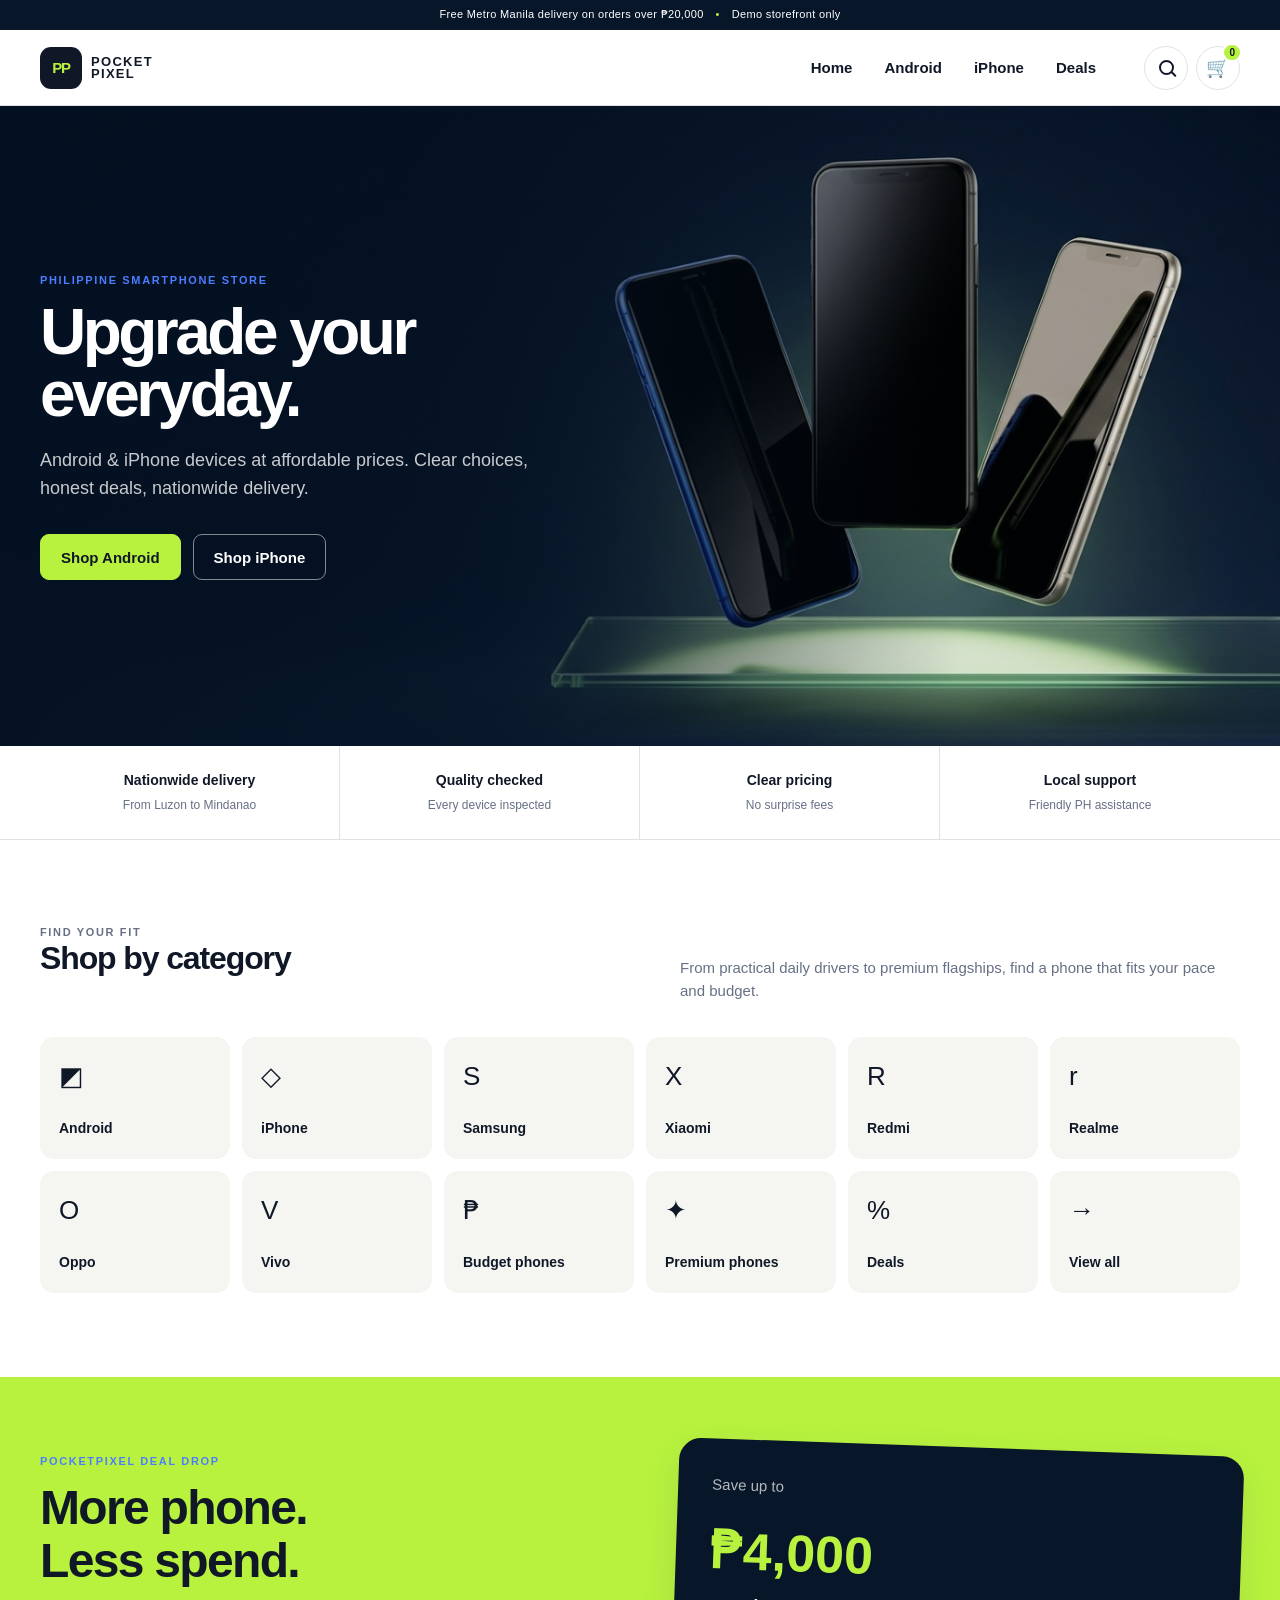
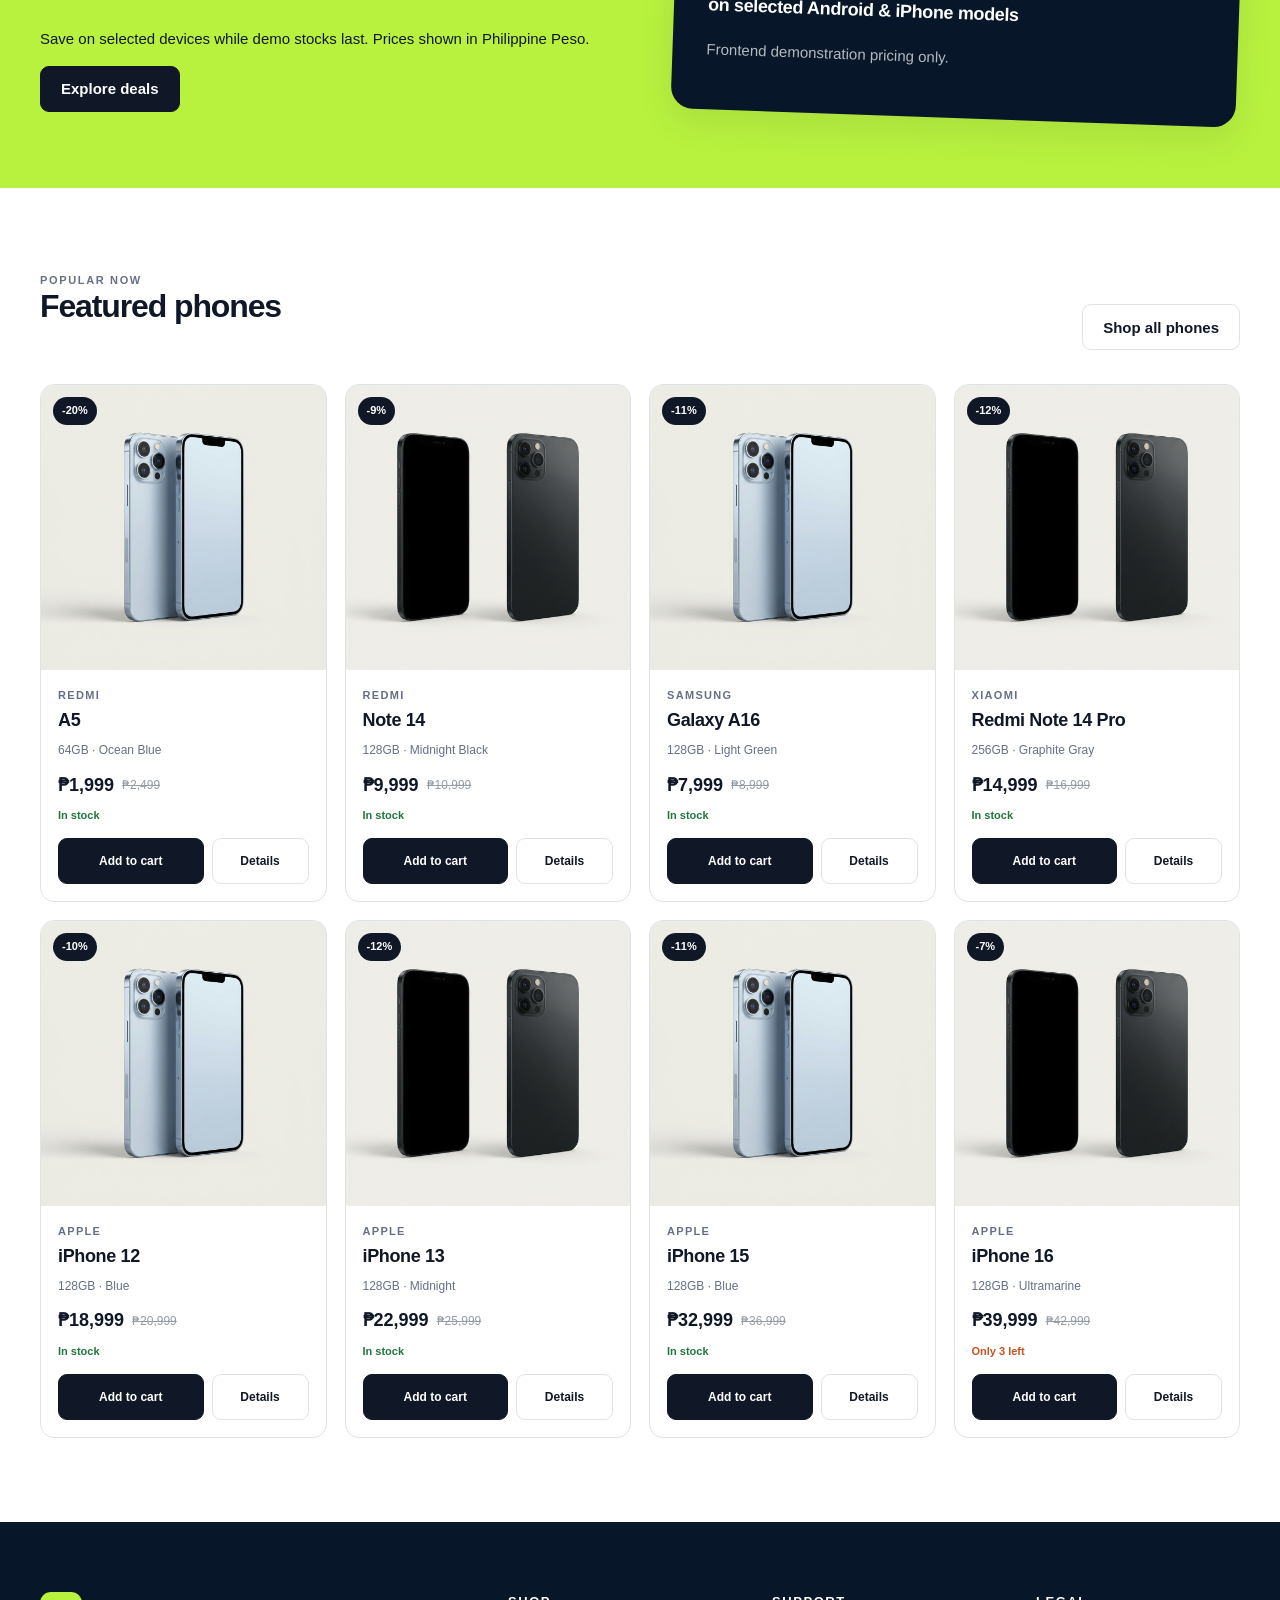
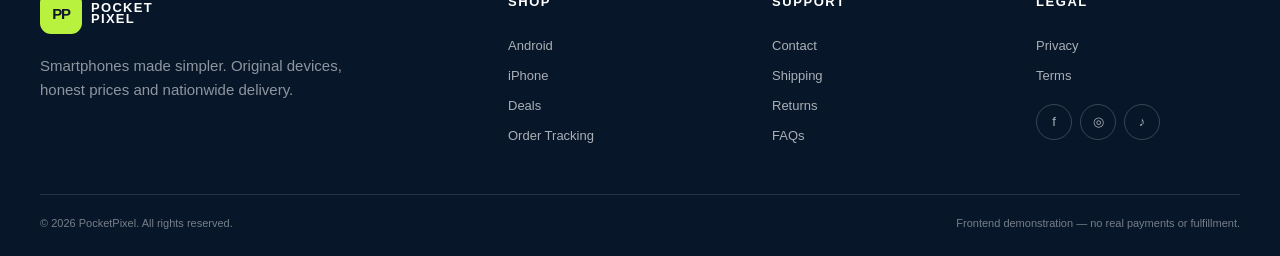
<file: index.html>
<!doctype html><html lang="en"><head><meta charset="UTF-8"><meta name="viewport" content="width=device-width,initial-scale=1"><link rel="icon" href="data:,"><meta name="description" content="PocketPixel — modern Android and iPhone shopping in the Philippines."><title>PocketPixel | Smartphones, made simple</title><link rel="stylesheet" href="css/style.css"><link rel="stylesheet" href="css/responsive.css"></head><body data-page="home"><main><section class="hero"><div class="hero-copy"><div><p class="eyebrow">Philippine smartphone store</p><h1>Upgrade your everyday.</h1><p class="lead">Android &amp; iPhone devices at affordable prices. Clear choices, honest deals, nationwide delivery.</p><div class="hero-actions"><a class="btn" href="shop.html?category=Android">Shop Android</a><a class="btn" href="shop.html?category=iPhone">Shop iPhone</a></div></div></div></section><section class="trust-strip"><div class="container trust-grid"><div><b>Nationwide delivery</b><span>From Luzon to Mindanao</span></div><div><b>Quality checked</b><span>Every device inspected</span></div><div><b>Clear pricing</b><span>No surprise fees</span></div><div><b>Local support</b><span>Friendly PH assistance</span></div></div></section><section class="home-section"><div class="container"><div class="section-head"><div><p class="eyebrow">Find your fit</p><h2>Shop by category</h2></div><p>From practical daily drivers to premium flagships, find a phone that fits your pace and budget.</p></div><div class="category-grid"><a class="category-card" data-category="Android" href="#"><span>◩</span><b>Android</b></a><a class="category-card" data-category="iPhone" href="#"><span>◇</span><b>iPhone</b></a><a class="category-card" data-category="Samsung" href="#"><span>S</span><b>Samsung</b></a><a class="category-card" data-category="Xiaomi" href="#"><span>X</span><b>Xiaomi</b></a><a class="category-card" data-category="Redmi" href="#"><span>R</span><b>Redmi</b></a><a class="category-card" data-category="Realme" href="#"><span>r</span><b>Realme</b></a><a class="category-card" data-category="Oppo" href="#"><span>O</span><b>Oppo</b></a><a class="category-card" data-category="Vivo" href="#"><span>V</span><b>Vivo</b></a><a class="category-card" data-category="Budget Phones" href="#"><span>₱</span><b>Budget phones</b></a><a class="category-card" data-category="Premium Phones" href="#"><span>✦</span><b>Premium phones</b></a><a class="category-card" data-category="Deals" href="#"><span>%</span><b>Deals</b></a><a class="category-card" data-category="All" href="#"><span>→</span><b>View all</b></a></div></div></section><section class="promo"><div class="container promo-grid"><div><p class="eyebrow">PocketPixel deal drop</p><h2>More phone.<br>Less spend.</h2><p>Save on selected devices while demo stocks last. Prices shown in Philippine Peso.</p><a class="btn" href="shop.html?deals=1">Explore deals</a></div><div class="promo-card"><p>Save up to</p><span>₱4,000</span><h3>on selected Android &amp; iPhone models</h3><p>Frontend demonstration pricing only.</p></div></div></section><section class="home-section"><div class="container"><div class="section-head"><div><p class="eyebrow">Popular now</p><h2>Featured phones</h2></div><a class="btn btn-ghost" href="shop.html">Shop all phones</a></div><div id="featured-grid" class="product-grid"></div></div></section></main><script src="js/products.js"></script><script src="js/cart.js"></script><script src="js/app.js"></script></body></html>
</file>
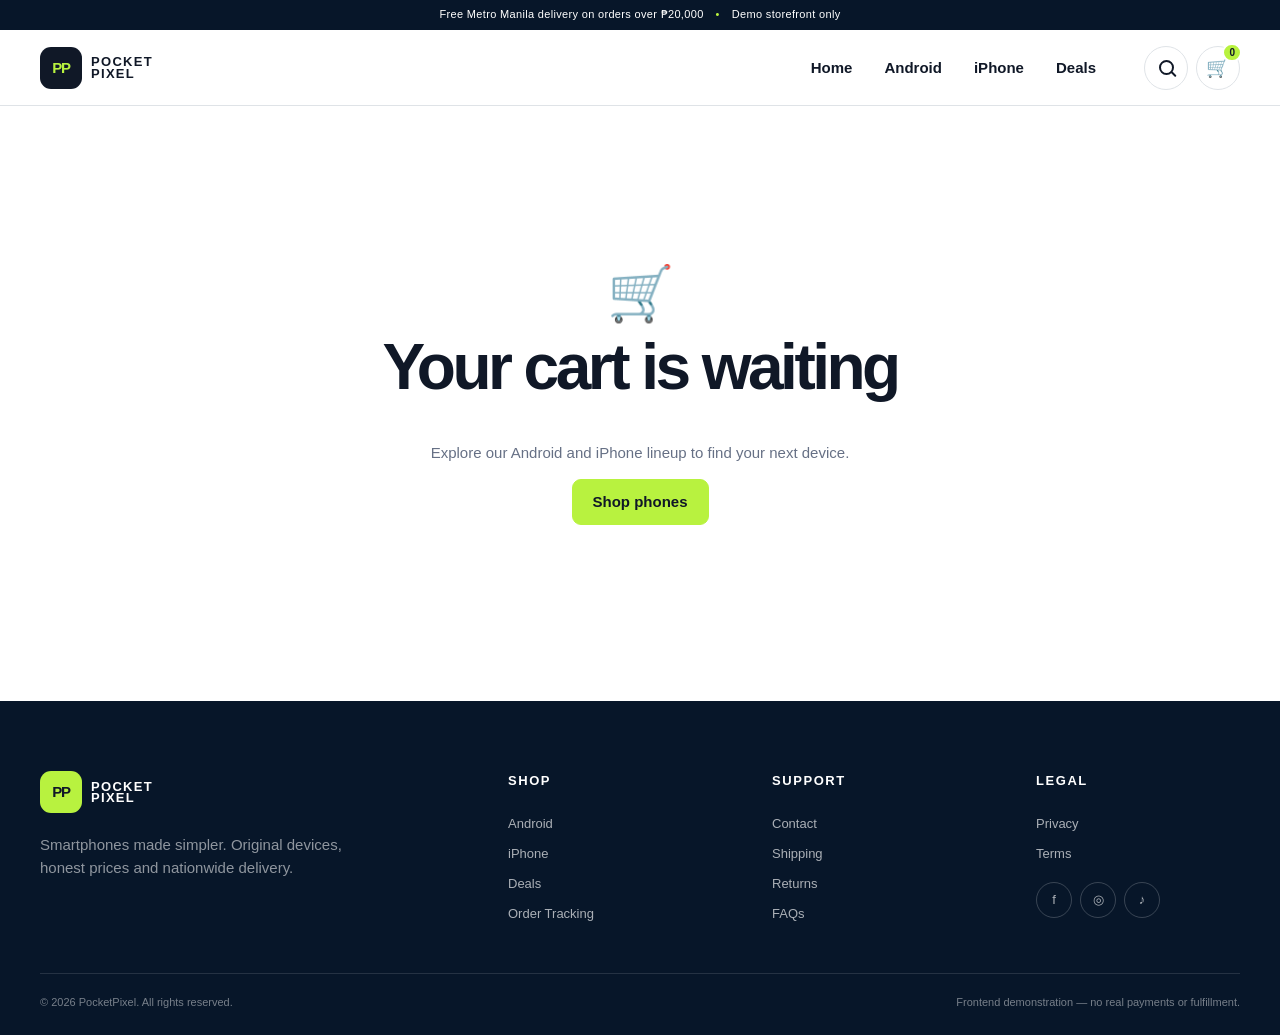
<file: cart.html>
<!doctype html><html lang="en"><head><meta charset="UTF-8"><meta name="viewport" content="width=device-width,initial-scale=1"><link rel="icon" href="data:,"><meta name="description" content="Review your PocketPixel shopping cart."><title>Your Cart | PocketPixel</title><link rel="stylesheet" href="css/style.css"><link rel="stylesheet" href="css/responsive.css"></head><body data-page="cart"><main class="container page-pad"><div id="cart-content"></div></main><script src="js/products.js"></script><script src="js/cart.js"></script><script src="js/app.js"></script></body></html>
</file>
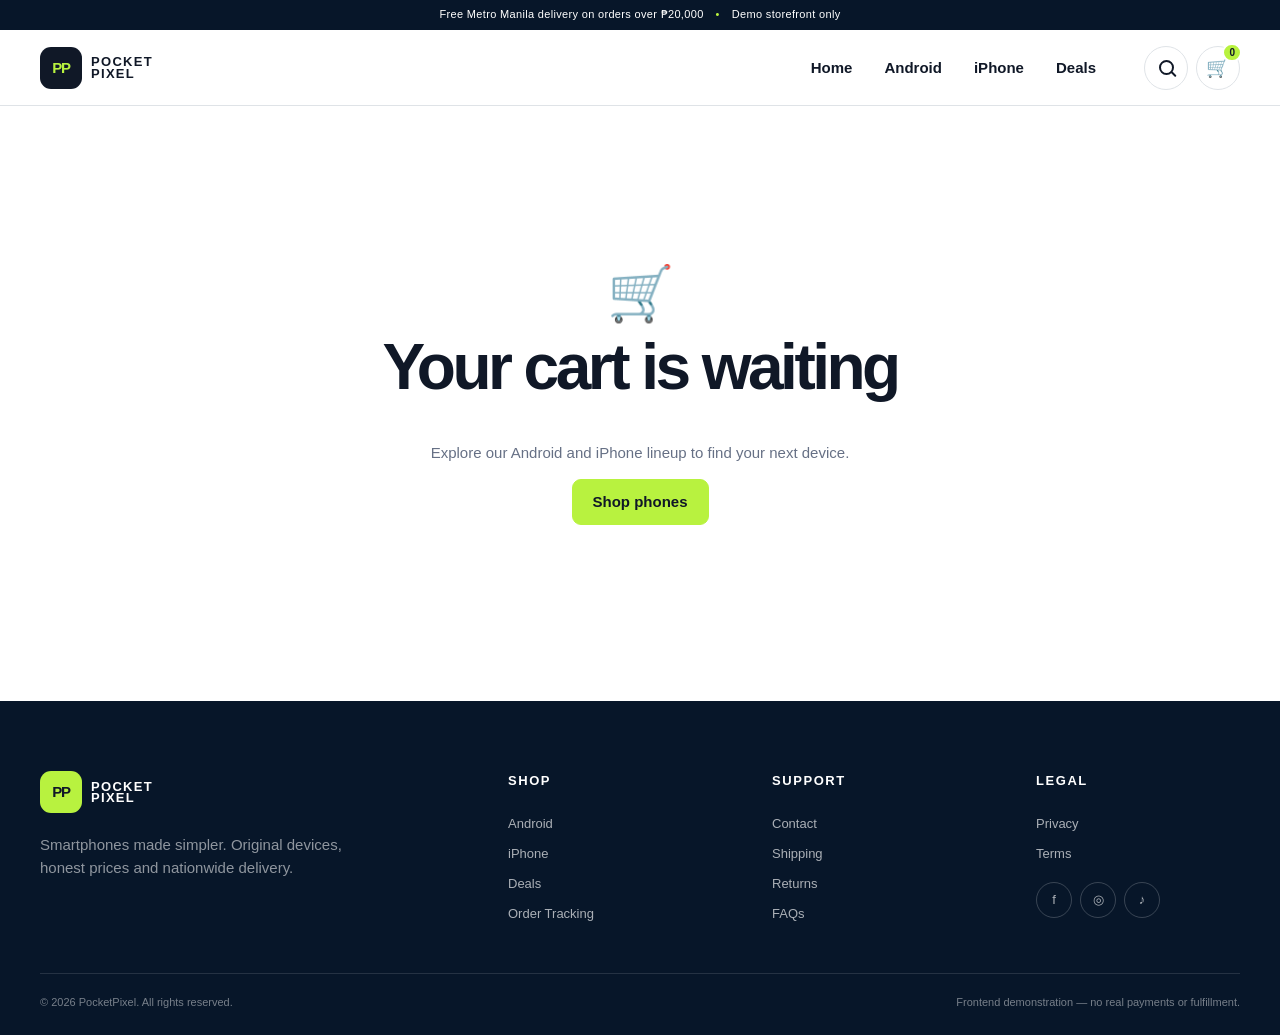
<file: checkout.html>
<!doctype html><html lang="en"><head><meta charset="UTF-8"><meta name="viewport" content="width=device-width,initial-scale=1"><link rel="icon" href="data:,"><meta name="description" content="PocketPixel frontend demo checkout."><title>Checkout | PocketPixel</title><link rel="stylesheet" href="css/style.css"><link rel="stylesheet" href="css/responsive.css"></head><body data-page="checkout"><main><header class="checkout-head"><div class="container"><p class="eyebrow">Secure demo checkout</p><h1>Complete your order</h1><p>No real payment is processed. Information stays in this browser.</p></div></header><form id="checkout-form" class="container page-pad checkout-layout" novalidate><div><section class="checkout-step"><div class="step-title"><span>1</span><h2>Customer information</h2></div><div class="form-grid"><div class="field"><label for="customerName">Full name *</label><input id="customerName" name="customerName" autocomplete="name" required></div><div class="field"><label for="email">Email *</label><input id="email" name="email" type="email" autocomplete="email" required></div><div class="field full-field"><label for="mobile">Mobile number *</label><input id="mobile" name="mobile" type="tel" autocomplete="tel" pattern="[0-9+]{8,18}" required></div></div></section><section class="checkout-step"><div class="step-title"><span>2</span><h2>Shipping address</h2></div><div class="form-grid"><div class="field"><label for="shippingName">Recipient name *</label><input id="shippingName" name="shippingName" autocomplete="shipping name" required></div><div class="field"><label for="shippingPhone">Phone number *</label><input id="shippingPhone" name="shippingPhone" type="tel" autocomplete="shipping tel" required></div><div class="field"><label for="province">Province *</label><input id="province" name="province" autocomplete="shipping address-level1" required></div><div class="field"><label for="city">City / Municipality *</label><input id="city" name="city" autocomplete="shipping address-level2" required></div><div class="field"><label for="barangay">Barangay *</label><input id="barangay" name="barangay" required></div><div class="field"><label for="postal">Postal code *</label><input id="postal" name="postal" inputmode="numeric" autocomplete="shipping postal-code" required></div><div class="field full-field"><label for="street">House / Unit / Street *</label><input id="street" name="street" autocomplete="shipping street-address" required></div><div class="field full-field"><label for="instructions">Delivery instructions</label><textarea id="instructions" name="instructions" placeholder="Landmark, gate instructions, preferred delivery notes"></textarea></div></div></section><section class="checkout-step"><div class="step-title"><span>4</span><h2>Payment proof</h2></div><p class="legal-note">Demo only: uploading an image does not verify payment. Production payment verification and processing require a secure backend.</p><div class="field"><label for="paymentReference">Payment reference number *</label><input id="paymentReference" name="paymentReference" required></div><div class="field"><label>Upload proof of payment *</label><label class="upload-box" for="payment-proof"><input id="payment-proof" name="paymentProof" type="file" accept="image/jpeg,image/png,image/webp" required><span>Choose a JPG, PNG or WEBP image</span></label><div id="proof-preview" class="proof-preview"><span>No image selected</span></div></div></section></div><aside class="checkout-aside"><section class="checkout-summary"><div class="step-title"><span>3</span><h2>Order summary</h2></div><div id="checkout-summary"></div></section><section class="payment-box"><div class="qr-wrap"><p class="eyebrow">Scan to pay</p><img src="assets/qr/payment-qr.png" alt="Demo payment QR code"><p>Scan using GCash or a supported payment app.</p><span>Amount to pay</span><div id="pay-amount" class="pay-amount"></div></div><p class="legal-note">Static demo QR only. No PayMongo or payment API call is made.</p><button class="btn btn-accent full" type="submit">Place order</button></section></aside></form></main><script src="js/products.js"></script><script src="js/cart.js"></script><script src="js/app.js"></script><script src="js/checkout.js"></script></body></html>
</file>
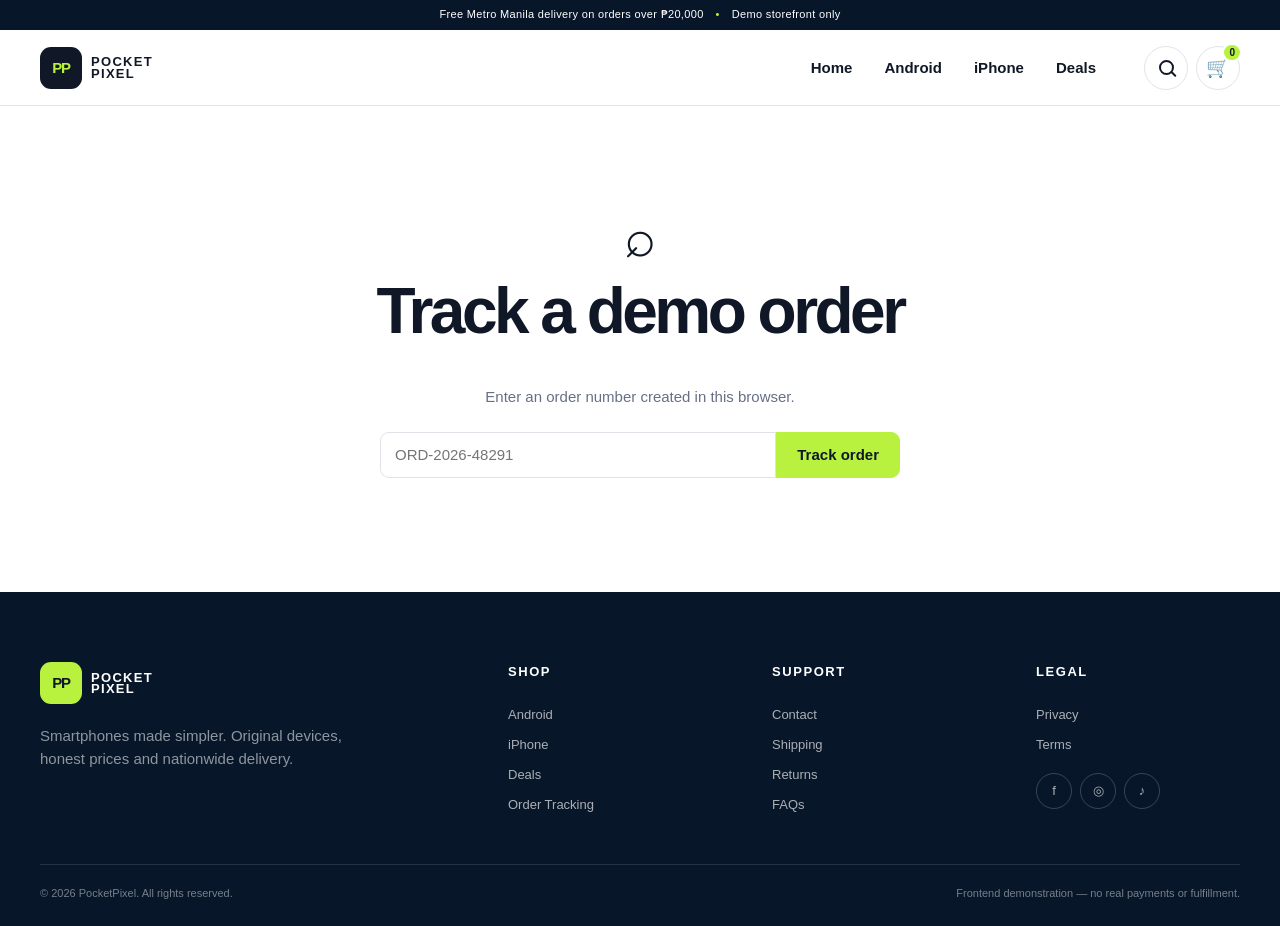
<file: order.html>
<!doctype html><html lang="en"><head><meta charset="UTF-8"><meta name="viewport" content="width=device-width,initial-scale=1"><link rel="icon" href="data:,"><meta name="description" content="Track your PocketPixel demo order."><title>Order Tracking | PocketPixel</title><link rel="stylesheet" href="css/style.css"><link rel="stylesheet" href="css/responsive.css"></head><body data-page="order"><main id="order-content"></main><div class="confetti" aria-hidden="true"></div><script src="js/products.js"></script><script src="js/cart.js"></script><script src="js/app.js"></script><script src="js/order.js"></script></body></html>
</file>
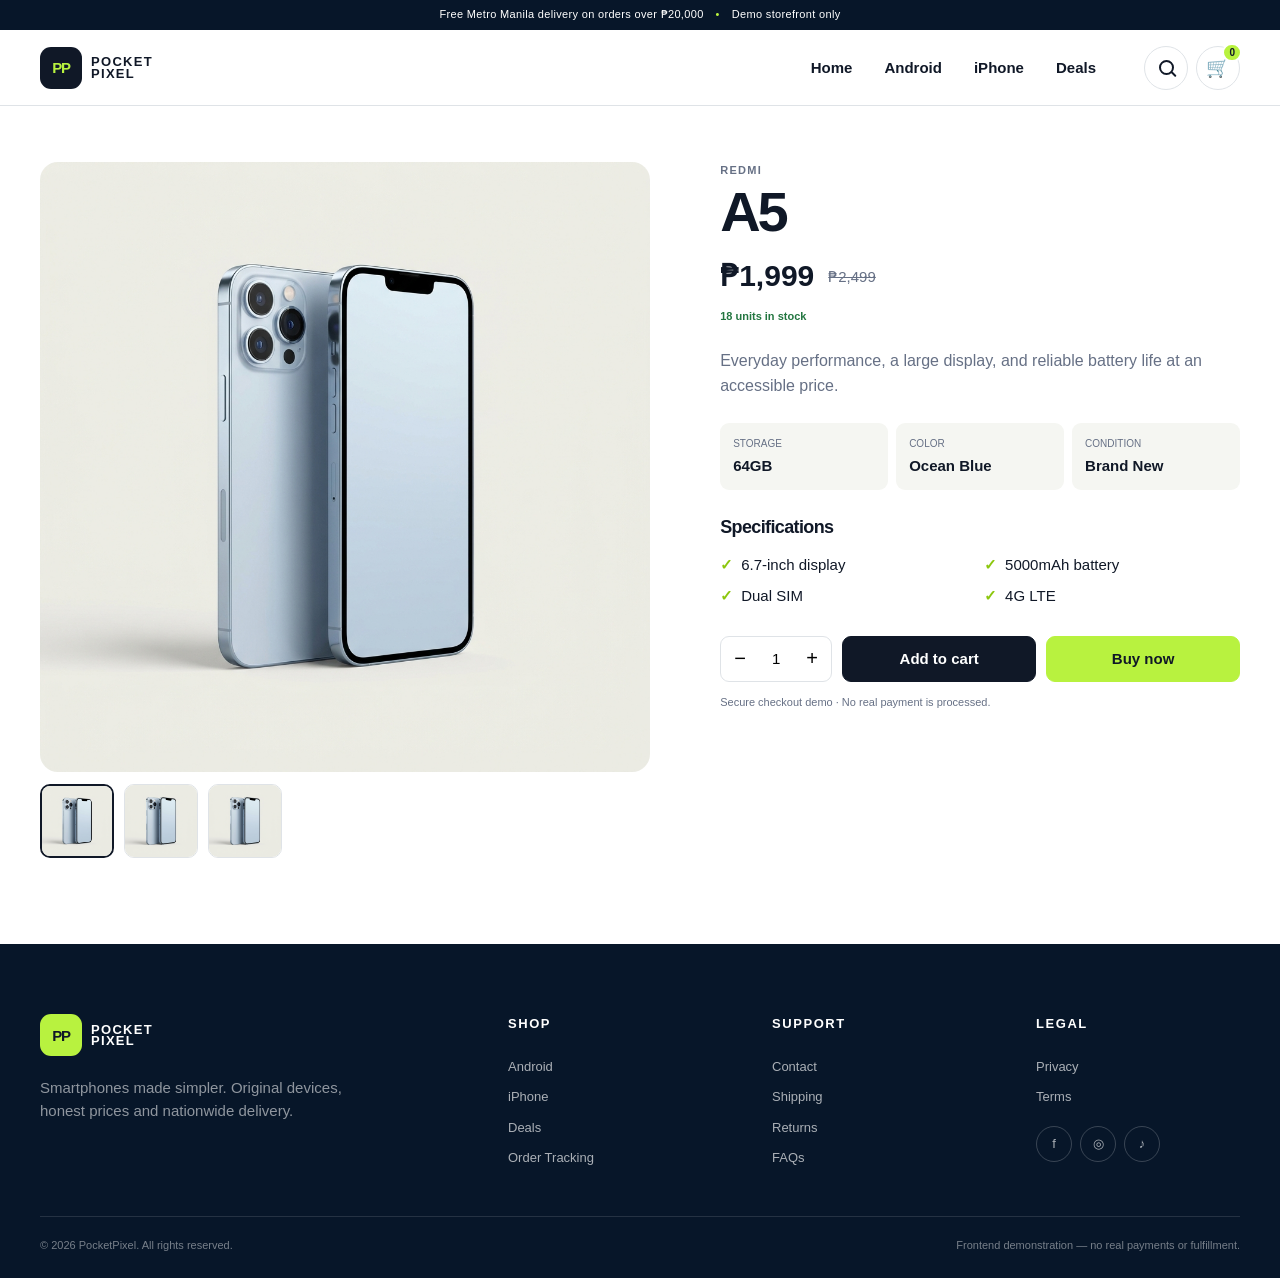
<file: product.html>
<!doctype html><html lang="en"><head><meta charset="UTF-8"><meta name="viewport" content="width=device-width,initial-scale=1"><link rel="icon" href="data:,"><meta name="description" content="View smartphone details at PocketPixel."><title>Phone Details | PocketPixel</title><link rel="stylesheet" href="css/style.css"><link rel="stylesheet" href="css/responsive.css"></head><body data-page="product"><main class="container page-pad"><div id="product-detail" class="product-detail"></div></main><script src="js/products.js"></script><script src="js/cart.js"></script><script src="js/app.js"></script></body></html>
</file>
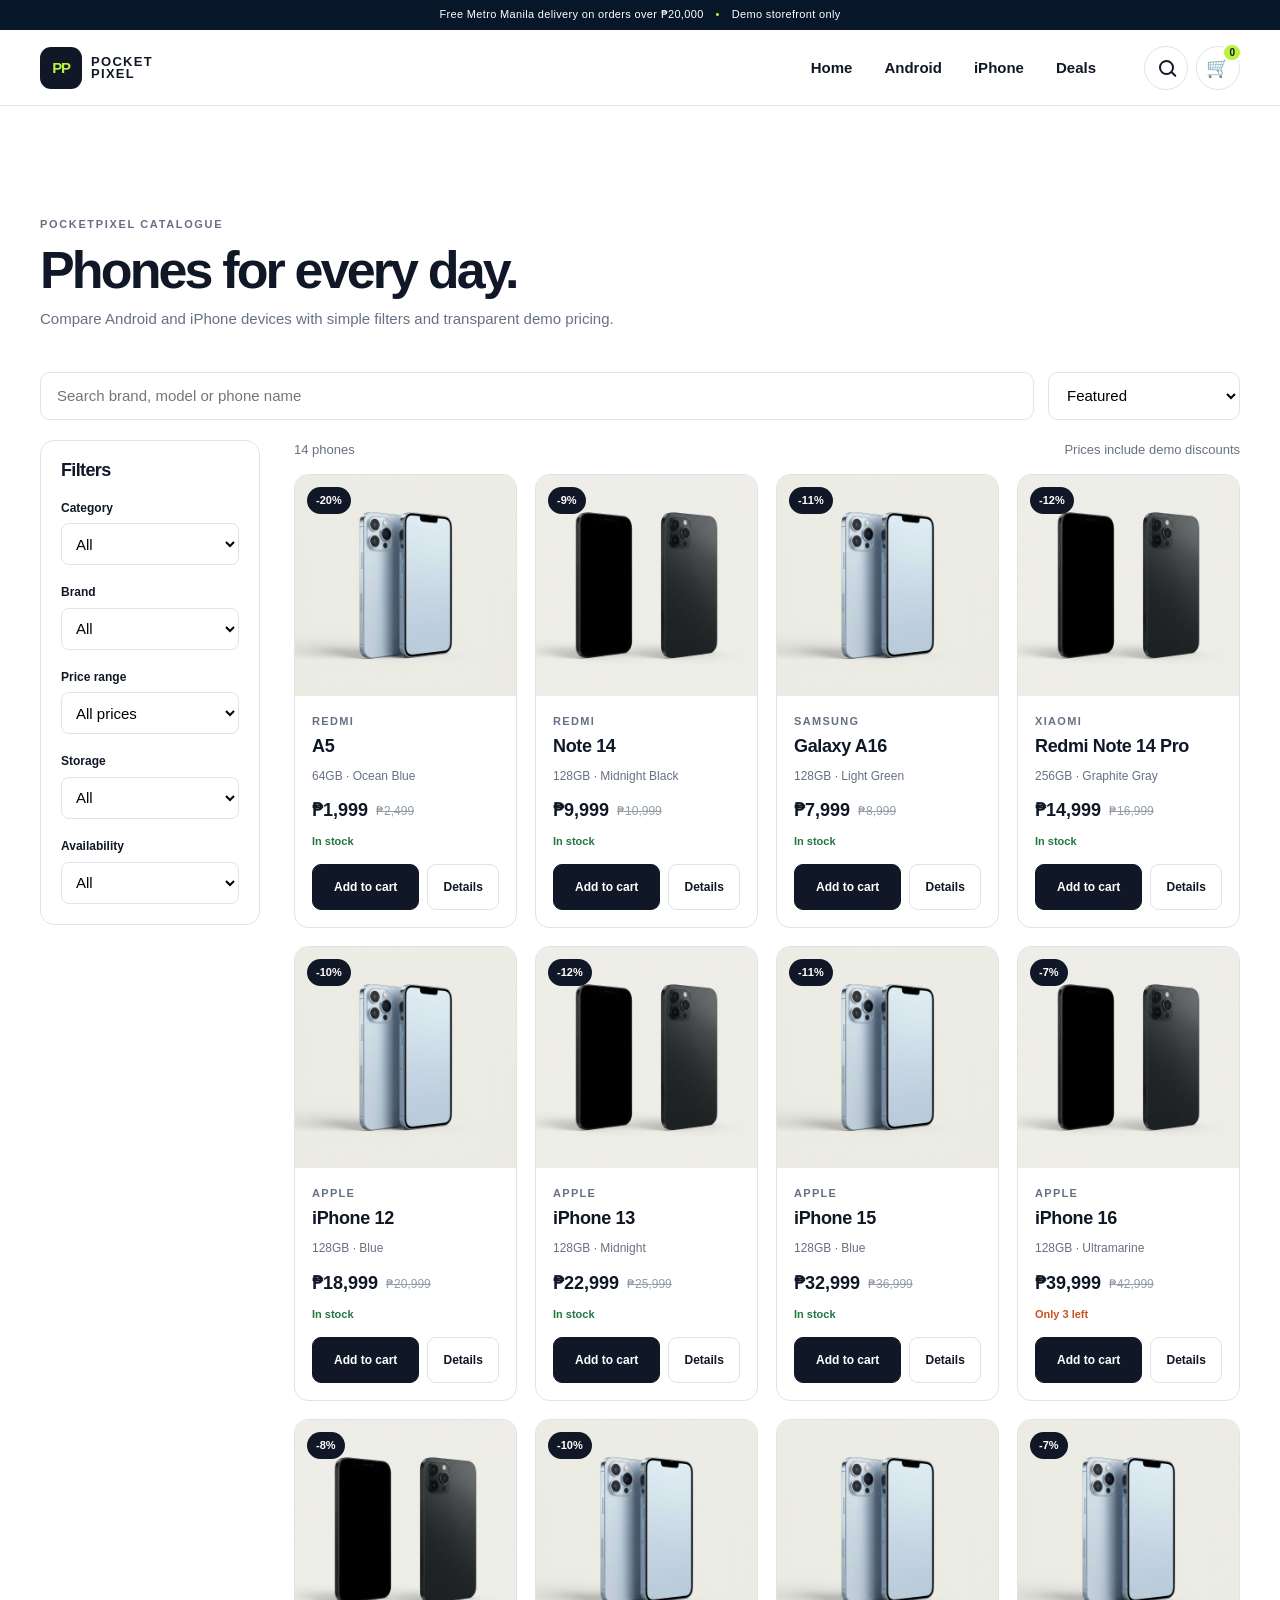
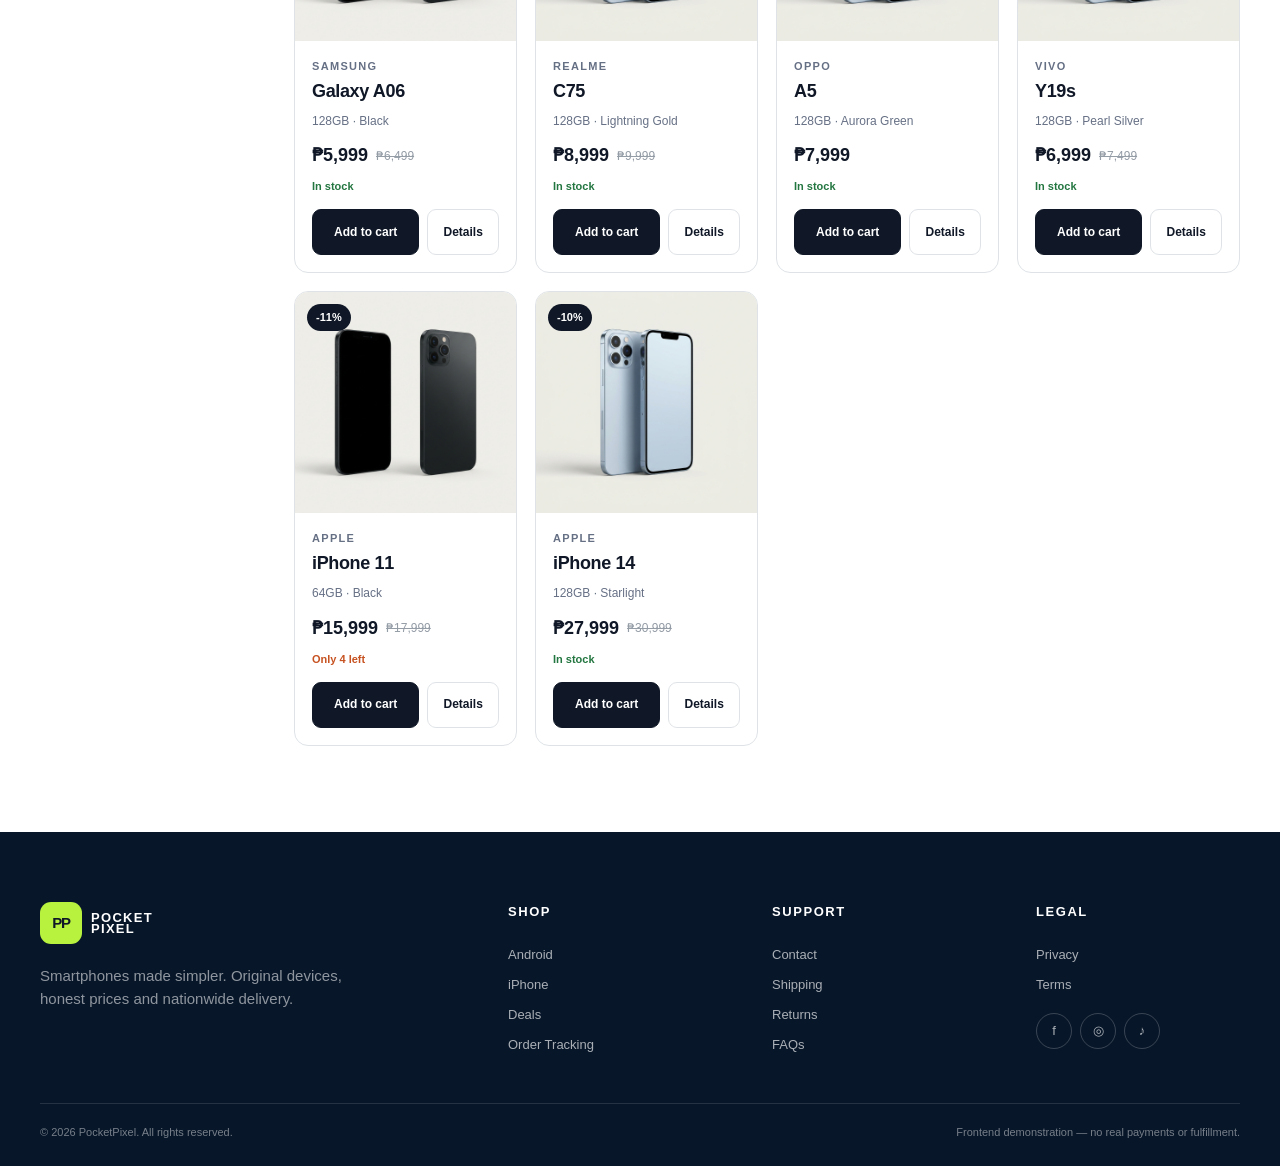
<file: shop.html>
<!doctype html><html lang="en"><head><meta charset="UTF-8"><meta name="viewport" content="width=device-width,initial-scale=1"><link rel="icon" href="data:,"><meta name="description" content="Shop Android phones and iPhones in Philippine Peso."><title>Shop Phones | PocketPixel</title><link rel="stylesheet" href="css/style.css"><link rel="stylesheet" href="css/responsive.css"></head><body data-page="shop"><main class="container page-pad"><header class="shop-head"><p class="eyebrow">PocketPixel catalogue</p><h1>Phones for every day.</h1><p>Compare Android and iPhone devices with simple filters and transparent demo pricing.</p></header><div class="shop-tools"><div class="shop-search"><input id="shop-search" type="search" placeholder="Search brand, model or phone name" aria-label="Search products"></div><select id="sort" aria-label="Sort products"><option value="featured">Featured</option><option value="newest">Newest</option><option value="low">Price Low to High</option><option value="high">Price High to Low</option></select></div><button class="btn btn-ghost filter-toggle">Filters</button><div class="shop-layout"><aside class="filters"><h2>Filters</h2><div class="filter-group"><label for="filter-category">Category</label><select id="filter-category"><option>All</option><option>Android</option><option>iPhone</option><option>Budget Phones</option><option>Premium Phones</option><option>Deals</option></select></div><div class="filter-group"><label for="filter-brand">Brand</label><select id="filter-brand"><option>All</option><option>Apple</option><option>Samsung</option><option>Xiaomi</option><option>Redmi</option><option>Realme</option><option>Oppo</option><option>Vivo</option></select></div><div class="filter-group"><label for="filter-price">Price range</label><select id="filter-price"><option value="All">All prices</option><option value="under5">Under ₱5,000</option><option value="5to10">₱5,000–₱10,000</option><option value="10to20">₱10,001–₱20,000</option><option value="over20">Over ₱20,000</option></select></div><div class="filter-group"><label for="filter-storage">Storage</label><select id="filter-storage"><option>All</option><option>64GB</option><option>128GB</option><option>256GB</option></select></div><div class="filter-group"><label for="filter-availability">Availability</label><select id="filter-availability"><option>All</option><option>In stock</option></select></div></aside><section><div class="results-top"><span id="result-count"></span><span>Prices include demo discounts</span></div><div id="shop-grid" class="product-grid"></div></section></div></main><script src="js/products.js"></script><script src="js/cart.js"></script><script src="js/app.js"></script></body></html>
</file>
<file: css/style.css>
:root{--ink:#101827;--muted:#667085;--paper:#fff;--soft:#f5f6f2;--line:#dfe3e7;--lime:#b8f23f;--lime-dark:#8cc70e;--blue:#4c7dff;--danger:#d84b4b;--navy:#071629;--radius:14px;--shadow:0 12px 36px rgba(16,24,39,.09);--max:1200px}*{box-sizing:border-box}html{scroll-behavior:smooth}body{margin:0;color:var(--ink);background:#fff;font:15px/1.55 Arial,sans-serif;overflow-x:hidden;animation:fadePage .4s ease}img{max-width:100%;display:block}a{color:inherit;text-decoration:none}button,input,select,textarea{font:inherit}button,a{touch-action:manipulation}button:focus-visible,a:focus-visible,input:focus-visible,select:focus-visible,textarea:focus-visible{outline:3px solid rgba(76,125,255,.35);outline-offset:2px}.announce{height:30px;display:flex;align-items:center;justify-content:center;background:var(--navy);color:white;font-size:11px;letter-spacing:.03em}.announce span{margin:0 12px;color:var(--lime)}.site-header{height:76px;position:sticky;top:0;z-index:50;background:rgba(255,255,255,.96);backdrop-filter:blur(12px);border-bottom:1px solid var(--line);display:flex;align-items:center;padding:0 max(24px,calc((100vw - var(--max))/2));gap:48px}.logo{display:flex;align-items:center;gap:9px;margin-right:auto}.logo span{width:42px;height:42px;border-radius:11px;background:var(--ink);color:var(--lime);display:grid;place-items:center;font-weight:900;letter-spacing:-.08em}.logo b{font-size:13px;line-height:.86;letter-spacing:.1em}.logo.light span{background:var(--lime);color:var(--ink)}.desktop-nav{display:flex;align-items:center;gap:32px;font-weight:700}.desktop-nav a{position:relative}.desktop-nav a:after{content:'';position:absolute;left:0;right:100%;bottom:-8px;height:2px;background:var(--ink);transition:.2s}.desktop-nav a:hover:after{right:0}.nav-actions{display:flex;gap:8px}.icon-btn{position:relative;width:44px;height:44px;border-radius:50%;display:grid;place-items:center;background:white;border:1px solid var(--line);cursor:pointer;font-size:19px}.icon-btn:hover{background:var(--soft)}.cart-count{position:absolute;right:-3px;top:-4px;min-width:19px;height:19px;padding:0 5px;border-radius:10px;display:grid;place-items:center;background:var(--lime);color:var(--ink);border:2px solid white;font-size:10px;font-weight:800}.cart-count.bounce{animation:bounce .4s}.menu-toggle{display:none}.search-panel{position:fixed;top:106px;left:0;right:0;z-index:45;background:#fff;border-bottom:1px solid var(--line);padding:24px;transform:translateY(-140%);transition:.25s}.search-panel.open{transform:none}.search-panel form{max-width:720px;margin:auto}.search-panel label{display:block;font-weight:800;margin-bottom:8px}.search-panel form div{display:flex}.search-panel input{flex:1;border:1px solid var(--line);border-radius:10px 0 0 10px;padding:14px}.search-panel button{border:0;background:var(--ink);color:#fff;padding:0 24px;border-radius:0 10px 10px 0}.mobile-nav{display:none}.container{width:min(var(--max),calc(100% - 48px));margin:auto}.page-pad{padding:56px 0 86px}.eyebrow{text-transform:uppercase;letter-spacing:.15em;font-size:11px;font-weight:800;color:var(--blue);margin:0 0 12px}h1,h2,h3,p{margin-top:0}h1{font-size:clamp(40px,5vw,70px);line-height:.97;letter-spacing:-.055em}h2{font-size:32px;line-height:1.1;letter-spacing:-.035em}h3{font-size:18px;letter-spacing:-.02em}.btn{min-height:46px;padding:0 20px;border:1px solid var(--ink);border-radius:9px;background:var(--ink);color:#fff;font-weight:800;display:inline-flex;align-items:center;justify-content:center;cursor:pointer;transition:transform .2s,background .2s}.btn:hover{transform:translateY(-2px)}.btn:disabled{opacity:.45;cursor:not-allowed;transform:none}.btn-accent{background:var(--lime);border-color:var(--lime);color:var(--ink)}.btn-ghost{background:#fff;color:var(--ink);border-color:var(--line)}.full{width:100%}.text-btn{background:none;border:0;padding:0;color:var(--muted);text-decoration:underline;cursor:pointer}.hero{min-height:640px;background:var(--navy) url('../assets/images/hero-phones.jpg') center/cover no-repeat;color:white;display:flex;align-items:center;position:relative}.hero:after{content:'';position:absolute;inset:0;background:linear-gradient(90deg,rgba(4,17,34,.96) 0%,rgba(4,17,34,.75) 38%,rgba(4,17,34,.08) 75%)}.hero-copy{position:relative;z-index:1;width:min(var(--max),calc(100% - 48px));margin:auto}.hero-copy>div{max-width:560px}.hero h1{margin-bottom:22px}.hero .lead{font-size:18px;color:rgba(255,255,255,.78);max-width:490px}.hero-actions{display:flex;gap:12px;margin-top:32px}.hero .btn:first-child{background:var(--lime);border-color:var(--lime);color:var(--ink)}.hero .btn:last-child{background:transparent;border-color:rgba(255,255,255,.5)}.trust-strip{border-bottom:1px solid var(--line)}.trust-grid{display:grid;grid-template-columns:repeat(4,1fr)}.trust-grid div{padding:24px;text-align:center;border-right:1px solid var(--line)}.trust-grid div:last-child{border:0}.trust-grid b{display:block;font-size:14px}.trust-grid span{color:var(--muted);font-size:12px}.home-section{padding:84px 0}.section-head{display:flex;justify-content:space-between;align-items:end;margin-bottom:34px}.section-head p{max-width:560px;color:var(--muted);margin:0}.category-grid{display:grid;grid-template-columns:repeat(6,1fr);gap:12px}.category-card{min-height:122px;background:var(--soft);border:1px solid transparent;border-radius:var(--radius);padding:18px;display:flex;flex-direction:column;justify-content:space-between;transition:.2s}.category-card:hover{border-color:var(--ink);transform:translateY(-3px)}.category-card span{font-size:26px}.category-card b{font-size:14px}.promo{background:var(--lime);padding:70px 0}.promo-grid{display:grid;grid-template-columns:1fr 1fr;gap:70px;align-items:center}.promo h2{font-size:48px}.promo-card{background:var(--navy);color:#fff;border-radius:22px;padding:34px;transform:rotate(2deg);box-shadow:var(--shadow)}.promo-card span{color:var(--lime);font-size:52px;font-weight:900}.promo-card p{color:rgba(255,255,255,.7)}.product-grid{display:grid;grid-template-columns:repeat(4,1fr);gap:18px}.product-card{border:1px solid var(--line);border-radius:var(--radius);background:#fff;overflow:hidden;transition:.25s;min-width:0}.product-card:hover{transform:translateY(-5px);box-shadow:var(--shadow)}.product-image{display:block;aspect-ratio:1/1;background:var(--soft);position:relative;overflow:hidden}.product-image img{width:100%;height:100%;object-fit:cover;transition:.35s}.product-card:hover .product-image img{transform:scale(1.035)}.discount{position:absolute;top:12px;left:12px;background:var(--ink);color:#fff;border-radius:20px;padding:5px 9px;font-size:11px;font-weight:800}.product-info{padding:17px}.brand{margin:0 0 3px;color:var(--muted);font-size:11px;text-transform:uppercase;letter-spacing:.12em;font-weight:800}.product-info h3{margin:0 0 6px}.meta{font-size:12px;color:var(--muted);margin-bottom:12px}.price{display:flex;align-items:center;gap:8px}.price strong{font-size:18px}.price s{font-size:12px;color:#949ca6}.stock{color:#237640;font-size:11px;font-weight:700;margin:8px 0 14px}.stock.low{color:#c75221}.card-actions{display:grid;grid-template-columns:1.2fr .8fr;gap:8px}.card-actions .btn{padding:0 10px;font-size:12px}.add-cart.added{animation:addPulse .45s}.no-results{grid-column:1/-1;text-align:center;padding:80px 20px;background:var(--soft);border-radius:var(--radius)}.no-results>span{font-size:42px}.shop-head{padding:54px 0 26px}.shop-head h1{font-size:52px;margin-bottom:12px}.shop-head p{color:var(--muted)}.shop-tools{display:grid;grid-template-columns:1fr auto;gap:14px;margin-bottom:20px}.shop-search{position:relative}.shop-search input{width:100%;height:48px;border:1px solid var(--line);border-radius:10px;padding:0 16px}.shop-tools select{height:48px;border:1px solid var(--line);border-radius:10px;background:#fff;padding:0 38px 0 14px}.shop-layout{display:grid;grid-template-columns:220px 1fr;gap:34px}.filter-toggle{display:none}.filters{border:1px solid var(--line);border-radius:var(--radius);padding:20px;height:max-content;position:sticky;top:130px}.filters h2{font-size:18px}.filter-group{margin-top:18px}.filter-group label{display:block;font-size:12px;font-weight:800;margin-bottom:6px}.filter-group select{width:100%;height:42px;border:1px solid var(--line);border-radius:8px;background:white;padding:0 10px}.results-top{display:flex;justify-content:space-between;color:var(--muted);font-size:13px;margin-bottom:14px}.product-detail{display:grid;grid-template-columns:1.08fr .92fr;gap:70px;align-items:start}.gallery-main{aspect-ratio:1/1;background:var(--soft);border-radius:18px;overflow:hidden}.gallery-main img{width:100%;height:100%;object-fit:cover}.thumbs{display:flex;gap:10px;margin-top:12px}.thumbs button{width:74px;height:74px;border-radius:10px;border:1px solid var(--line);padding:0;overflow:hidden;background:white}.thumbs button.active{border:2px solid var(--ink)}.thumbs img{width:100%;height:100%;object-fit:cover}.product-copy h1{font-size:56px;margin:6px 0 14px}.detail-price{display:flex;gap:14px;align-items:center}.detail-price strong{font-size:30px}.detail-price s{color:var(--muted)}.description{color:var(--muted);font-size:16px;margin:24px 0}.product-copy dl{display:grid;grid-template-columns:repeat(3,1fr);gap:8px}.product-copy dl div{background:var(--soft);padding:13px;border-radius:9px}.product-copy dt{font-size:10px;text-transform:uppercase;color:var(--muted)}.product-copy dd{margin:3px 0 0;font-weight:700}.product-copy h2{font-size:18px;margin:28px 0 10px}.spec-list{display:grid;grid-template-columns:1fr 1fr;gap:8px;padding:0;list-style:none}.spec-list li:before{content:'✓';color:var(--lime-dark);font-weight:900;margin-right:8px}.buy-row{display:grid;grid-template-columns:112px 1fr 1fr;gap:10px;margin-top:28px}.qty{height:46px;border:1px solid var(--line);border-radius:9px;display:flex;align-items:center;justify-content:space-around;background:#fff}.qty button{width:34px;border:0;background:none;font-size:20px;cursor:pointer}.qty input{width:30px;text-align:center;border:0}.demo-note{font-size:11px;color:var(--muted);margin-top:12px}.section-title{display:flex;justify-content:space-between;align-items:center}.cart-layout{display:grid;grid-template-columns:1fr 360px;gap:42px}.cart-layout h1{font-size:52px}.cart-rows{border-top:1px solid var(--line)}.cart-row{display:grid;grid-template-columns:130px 1fr 120px 110px;gap:20px;align-items:center;padding:22px 0;border-bottom:1px solid var(--line)}.cart-row>img{width:130px;height:130px;object-fit:cover;background:var(--soft);border-radius:12px}.cart-row h2{font-size:20px;margin:2px 0 5px}.cart-row p{color:var(--muted);font-size:12px}.cart-row .qty{width:110px}.summary-card,.order-card{border:1px solid var(--line);border-radius:var(--radius);padding:24px;height:max-content;position:sticky;top:130px}.summary-card>div,.summary-lines>div,.order-card>div{display:flex;justify-content:space-between;padding:11px 0;color:var(--muted)}.summary-card .total,.summary-lines .total,.order-card .total{border-top:1px solid var(--line);margin-top:8px;padding-top:18px;color:var(--ink);font-size:18px}.summary-card .btn{margin-top:18px}.summary-card>p{color:var(--muted);font-size:10px;text-align:center;margin-top:12px}.empty-cart,.track-empty{text-align:center;padding:90px 20px}.empty-cart>div,.track-empty>span{font-size:54px}.empty-cart p,.track-empty p{color:var(--muted)}.checkout-head{background:var(--navy);color:white;padding:48px 0}.checkout-head h1{font-size:48px;margin-bottom:8px}.checkout-head p{color:rgba(255,255,255,.65)}.checkout-layout{display:grid;grid-template-columns:1fr 390px;gap:44px;align-items:start}.checkout-step{border:1px solid var(--line);border-radius:var(--radius);padding:26px;margin-bottom:18px}.step-title{display:flex;align-items:center;gap:12px;margin-bottom:22px}.step-title span{width:30px;height:30px;border-radius:50%;background:var(--ink);color:var(--lime);display:grid;place-items:center;font-weight:900}.step-title h2{font-size:20px;margin:0}.form-grid{display:grid;grid-template-columns:1fr 1fr;gap:15px}.field{display:grid;gap:6px}.field.full-field{grid-column:1/-1}.field label{font-size:12px;font-weight:800}.field input,.field select,.field textarea{width:100%;border:1px solid var(--line);border-radius:9px;padding:12px;background:#fff}.field textarea{min-height:90px;resize:vertical}.field input.invalid,.field select.invalid{border-color:var(--danger);background:#fff8f8}.checkout-aside{position:sticky;top:126px}.checkout-summary,.payment-box{border:1px solid var(--line);border-radius:var(--radius);padding:20px;margin-bottom:18px}.summary-product{display:grid;grid-template-columns:56px 1fr auto;gap:10px;align-items:center;padding:10px 0}.summary-product img{width:56px;height:56px;object-fit:cover;border-radius:8px}.summary-product span{display:grid}.summary-product small{color:var(--muted)}.qr-wrap{text-align:center;background:var(--navy);color:white;border-radius:var(--radius);padding:22px}.qr-wrap img{width:min(280px,100%);margin:14px auto;border:10px solid white;border-radius:10px}.qr-wrap p{font-size:12px;color:rgba(255,255,255,.7)}.pay-amount{font-size:28px;color:var(--lime);font-weight:900}.upload-box{display:block;border:2px dashed #bbc3cc;border-radius:10px;text-align:center;padding:20px;cursor:pointer}.upload-box input{position:absolute;opacity:0;pointer-events:none}.proof-preview{margin-top:12px;border-radius:10px;background:var(--soft);padding:14px;color:var(--muted)}.proof-preview.has-file{display:grid;grid-template-columns:64px 1fr auto;align-items:center;gap:12px;color:var(--ink)}.proof-preview img{width:64px;height:64px;object-fit:cover;border-radius:8px}.proof-preview div{display:grid}.proof-preview span{font-size:11px}.proof-preview button{border:0;background:none;font-size:22px;cursor:pointer}.legal-note{padding:14px;background:#fff7df;border-radius:9px;font-size:11px;color:#6b5a23}.success-hero{background:var(--navy);color:white;text-align:center;padding:70px 24px}.success-hero.delivered{background:#12331c}.success-mark{width:76px;height:76px;margin:0 auto 20px;border-radius:50%;display:grid;place-items:center;background:var(--lime);color:var(--ink);font-size:42px;font-weight:900;animation:checkPop .6s}.success-hero h1{font-size:56px;text-transform:uppercase;margin-bottom:14px}.success-hero>p:not(.eyebrow){color:rgba(255,255,255,.7)}.order-facts{max-width:720px;margin:30px auto 0;display:grid;grid-template-columns:repeat(3,1fr);border:1px solid rgba(255,255,255,.15);border-radius:12px}.order-facts div{padding:15px;display:grid;border-right:1px solid rgba(255,255,255,.15)}.order-facts div:last-child{border:0}.order-facts span{font-size:10px;text-transform:uppercase;color:rgba(255,255,255,.55)}.order-layout{width:min(var(--max),calc(100% - 48px));margin:55px auto 90px;display:grid;grid-template-columns:1fr 360px;gap:40px}.tracking-card{border:1px solid var(--line);border-radius:var(--radius);padding:28px}.tracking-card h2{font-size:28px;margin:0}.demo-badge{padding:6px 10px;background:#fff0c8;border-radius:20px;font-size:10px;font-weight:800}.motion-stage{height:120px;border-radius:12px;background:var(--soft);margin:22px 0;display:flex;align-items:center;justify-content:center;gap:14px;overflow:hidden}.motion-stage .package,.motion-stage .truck{font-size:42px;display:none}.motion-stage.preparing .package{display:block;animation:packageBob 1s infinite}.motion-stage.shipping .truck{display:block;animation:truckDrive 2s infinite}.motion-stage.done{background:#e9f8e7}.motion-stage.done .package{display:block}.status-list{list-style:none;margin:0 0 24px;padding:0}.status-list li{position:relative;display:grid;grid-template-columns:28px 1fr;gap:12px;padding:0 0 24px}.status-list li:not(:last-child):after{content:'';position:absolute;left:13px;top:25px;width:2px;height:25px;background:var(--line)}.status-list li.complete span{color:#337c3c}.status-list li.current span{color:var(--blue);animation:pulse 1.3s infinite}.status-list li:not(.complete):not(.current){color:#9aa1aa}.order-card p{color:var(--muted)}.order-card h3{margin-top:26px}.track-empty form{display:flex;max-width:520px;margin:24px auto}.track-empty input{flex:1;border:1px solid var(--line);border-radius:9px 0 0 9px;padding:0 14px}.track-empty .btn{border-radius:0 9px 9px 0}.confetti{position:fixed;inset:0;pointer-events:none;z-index:100;overflow:hidden}.confetti i{position:absolute;left:var(--x);top:-20px;width:9px;height:14px;background:var(--c);transform:rotate(var(--r));animation:confettiFall 2.8s var(--d) ease-in forwards}.toast-wrap{position:fixed;right:20px;top:126px;z-index:120;display:grid;gap:10px}.toast{min-width:270px;background:var(--ink);color:#fff;border-radius:10px;padding:14px 16px;box-shadow:var(--shadow);display:flex;align-items:center;gap:10px;transform:translateX(120%);opacity:0;transition:.25s}.toast.show{transform:none;opacity:1}.toast span{color:var(--lime);font-weight:900}.toast.error span{color:#ff8a8a}footer{background:var(--navy);color:#fff;padding:70px 24px 24px}.footer-grid{max-width:var(--max);margin:auto;display:grid;grid-template-columns:2fr repeat(3,1fr);gap:60px}.footer-grid>div:first-child p{max-width:330px;color:rgba(255,255,255,.55);margin-top:20px}.footer-grid h3{font-size:13px;text-transform:uppercase;letter-spacing:.12em}.footer-grid>div:not(:first-child){display:flex;flex-direction:column;gap:10px}.footer-grid a:not(.logo){color:rgba(255,255,255,.66);font-size:13px}.socials{display:flex;gap:8px;margin-top:8px}.socials a{width:36px;height:36px;border:1px solid rgba(255,255,255,.2);border-radius:50%;display:grid;place-items:center}.footer-bottom{max-width:var(--max);margin:48px auto 0;padding-top:20px;border-top:1px solid rgba(255,255,255,.12);display:flex;justify-content:space-between;color:rgba(255,255,255,.45);font-size:11px}
@keyframes fadePage{from{opacity:0;transform:translateY(6px)}}@keyframes bounce{50%{transform:scale(1.35)}}@keyframes addPulse{50%{background:var(--lime);color:var(--ink)}}@keyframes checkPop{0%{transform:scale(.2) rotate(-30deg);opacity:0}70%{transform:scale(1.12)}to{transform:scale(1)}}@keyframes pulse{50%{opacity:.35}}@keyframes packageBob{50%{transform:translateY(-8px) rotate(3deg)}}@keyframes truckDrive{0%{transform:translateX(-170px)}100%{transform:translateX(170px)}}@keyframes confettiFall{to{transform:translateY(105vh) rotate(720deg)}}
/* Stable hidden state for navigation overlays */
.search-panel{opacity:0;visibility:hidden;pointer-events:none;transform:translateY(-18px)}
.search-panel.open{opacity:1;visibility:visible;pointer-events:auto;transform:none}
.hamburger,.hamburger:before,.hamburger:after{display:block;width:18px;height:2px;background:var(--ink);border-radius:2px;transition:.2s}.hamburger{position:relative}.hamburger:before,.hamburger:after{content:'';position:absolute;left:0}.hamburger:before{top:-6px}.hamburger:after{top:6px}.menu-toggle.is-open .hamburger{background:transparent}.menu-toggle.is-open .hamburger:before{top:0;transform:rotate(45deg)}.menu-toggle.is-open .hamburger:after{top:0;transform:rotate(-45deg)}
.magnifier{width:15px;height:15px;border:2px solid var(--ink);border-radius:50%;position:relative;display:block}.magnifier:after{content:'';position:absolute;width:7px;height:2px;background:var(--ink);right:-5px;bottom:-2px;transform:rotate(45deg);border-radius:2px}
</file>
<file: css/responsive.css>
@media(max-width:980px){.site-header{padding:0 24px}.desktop-nav{display:none}.menu-toggle{display:grid}.mobile-nav{position:fixed;z-index:49;top:106px;left:0;right:0;background:#fff;padding:18px 24px;border-bottom:1px solid var(--line);display:none;grid-template-columns:1fr 1fr}.mobile-nav.open{display:grid}.mobile-nav a{padding:13px 0;font-weight:800}.category-grid{grid-template-columns:repeat(3,1fr)}.product-grid{grid-template-columns:repeat(3,1fr)}.promo-grid{gap:35px}.shop-layout{grid-template-columns:1fr}.filter-toggle{display:inline-flex}.filters{display:none;position:static;grid-template-columns:repeat(3,1fr);gap:10px}.filters.open{display:grid}.filters h2{grid-column:1/-1}.filter-group{margin:0}.product-detail{gap:34px}.cart-layout,.checkout-layout,.order-layout{grid-template-columns:1fr}.summary-card,.checkout-aside,.order-card{position:static}.order-card{order:-1}.checkout-aside{display:grid;grid-template-columns:1fr 1fr;gap:18px}.footer-grid{grid-template-columns:2fr 1fr 1fr}.footer-grid>div:last-child{grid-column:2}.cart-row{grid-template-columns:110px 1fr 110px 90px}.product-copy h1{font-size:46px}}
@media(max-width:720px){.announce{font-size:9px;text-align:center;padding:0 10px}.announce span{margin:0 5px}.site-header{height:68px;padding:0 16px}.logo span{width:38px;height:38px}.logo b{font-size:11px}.icon-btn{width:40px;height:40px}.search-panel,.mobile-nav{top:98px}.container{width:min(100% - 32px,var(--max))}.hero{min-height:650px;background-position:64% center;align-items:end}.hero:after{background:linear-gradient(0deg,rgba(4,17,34,.97) 0%,rgba(4,17,34,.78) 48%,rgba(4,17,34,.16) 100%)}.hero-copy{width:calc(100% - 32px);padding-bottom:58px}.hero-copy>div{max-width:none}.hero h1{font-size:47px}.hero .lead{font-size:15px}.hero-actions .btn{flex:1}.trust-grid{grid-template-columns:1fr 1fr}.trust-grid div:nth-child(2){border-right:0}.trust-grid div:nth-child(-n+2){border-bottom:1px solid var(--line)}.home-section{padding:60px 0}.section-head{display:block}.section-head p{margin-top:10px}.category-grid{grid-template-columns:repeat(2,1fr)}.product-grid{grid-template-columns:repeat(2,minmax(0,1fr));gap:10px}.product-info{padding:12px}.product-image{aspect-ratio:1/1.05}.product-info h3{font-size:15px}.meta{font-size:10px}.price{display:block}.price strong{font-size:15px}.price s{display:block}.card-actions{grid-template-columns:1fr}.card-actions .btn-ghost{display:none}.promo-grid{grid-template-columns:1fr}.promo h2{font-size:38px}.shop-head{padding-top:38px}.shop-head h1{font-size:42px}.shop-tools{grid-template-columns:1fr}.shop-tools>select{display:none}.filters.open{grid-template-columns:1fr 1fr}.product-detail{grid-template-columns:1fr}.product-copy h1{font-size:44px}.product-copy dl{grid-template-columns:1fr}.buy-row{grid-template-columns:1fr 1fr}.buy-row .qty{grid-column:1/-1}.cart-layout h1{font-size:40px}.cart-row{grid-template-columns:86px 1fr auto}.cart-row>img{width:86px;height:86px}.cart-row>.qty{grid-column:2;width:100px}.cart-row>strong{grid-row:1;grid-column:3}.form-grid{grid-template-columns:1fr}.field.full-field{grid-column:auto}.checkout-aside{grid-template-columns:1fr}.checkout-step{padding:19px}.success-hero{padding:55px 18px}.success-hero h1{font-size:42px}.order-facts{grid-template-columns:1fr}.order-facts div{border-right:0;border-bottom:1px solid rgba(255,255,255,.15)}.order-facts div:last-child{border:0}.order-layout{width:calc(100% - 32px);margin-top:30px}.tracking-card{padding:20px}.footer-grid{grid-template-columns:1fr 1fr;gap:35px}.footer-grid>div:first-child{grid-column:1/-1}.footer-grid>div:last-child{grid-column:auto}.footer-bottom{display:block}.footer-bottom span{display:block;margin-top:8px}.toast-wrap{right:12px;left:12px;top:110px}.toast{min-width:0;width:100%}}
@media(max-width:420px){.nav-actions{gap:4px}.search-toggle{display:none}.hero h1{font-size:42px}.hero-actions{display:grid}.product-grid{grid-template-columns:repeat(2,minmax(0,1fr))}.product-card{border-radius:10px}.category-card{min-height:105px}.filters.open{grid-template-columns:1fr}.product-copy h1{font-size:38px}.buy-row{grid-template-columns:1fr}.buy-row .qty{grid-column:auto}.cart-row{gap:10px}.cart-row h2{font-size:17px}.track-empty form{display:grid;gap:8px}.track-empty input,.track-empty .btn{border-radius:9px;min-height:46px}}
@media(prefers-reduced-motion:reduce){*,*:before,*:after{scroll-behavior:auto!important;animation:none!important;transition:none!important}}
</file>
